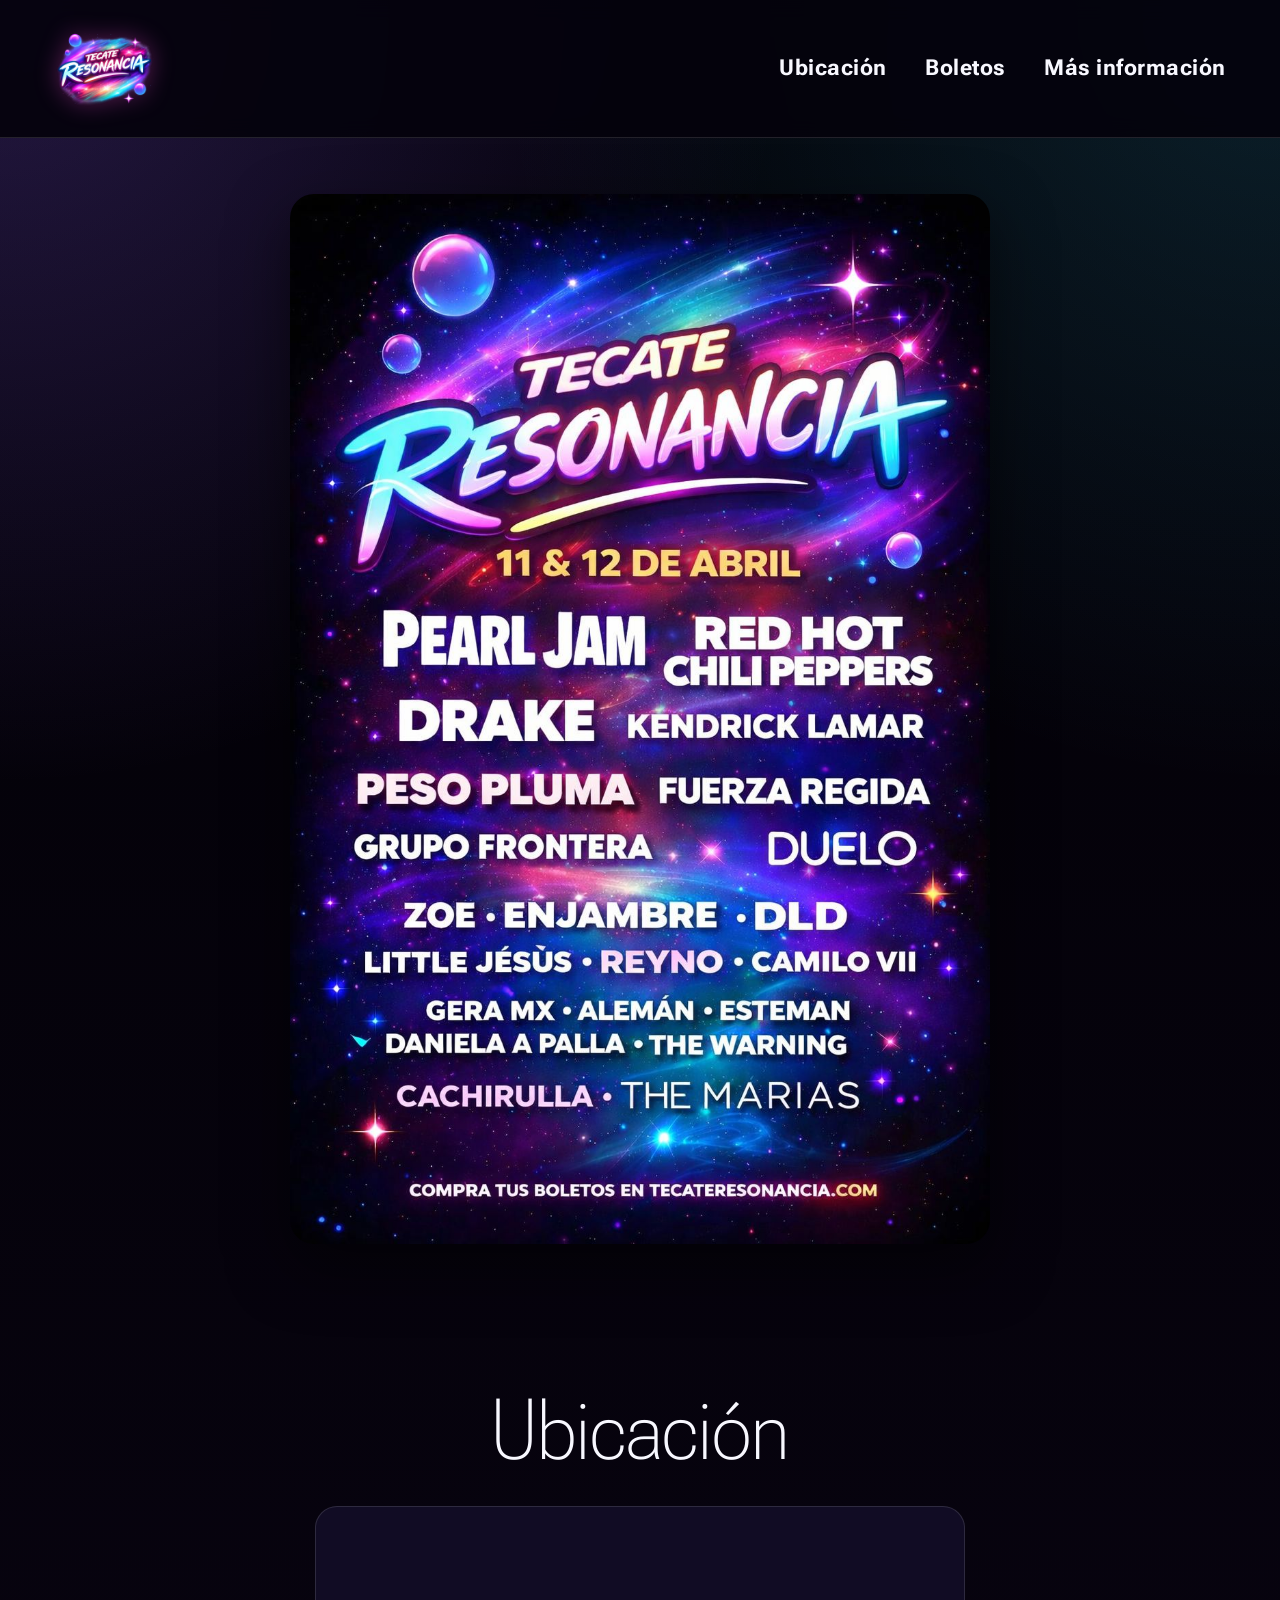
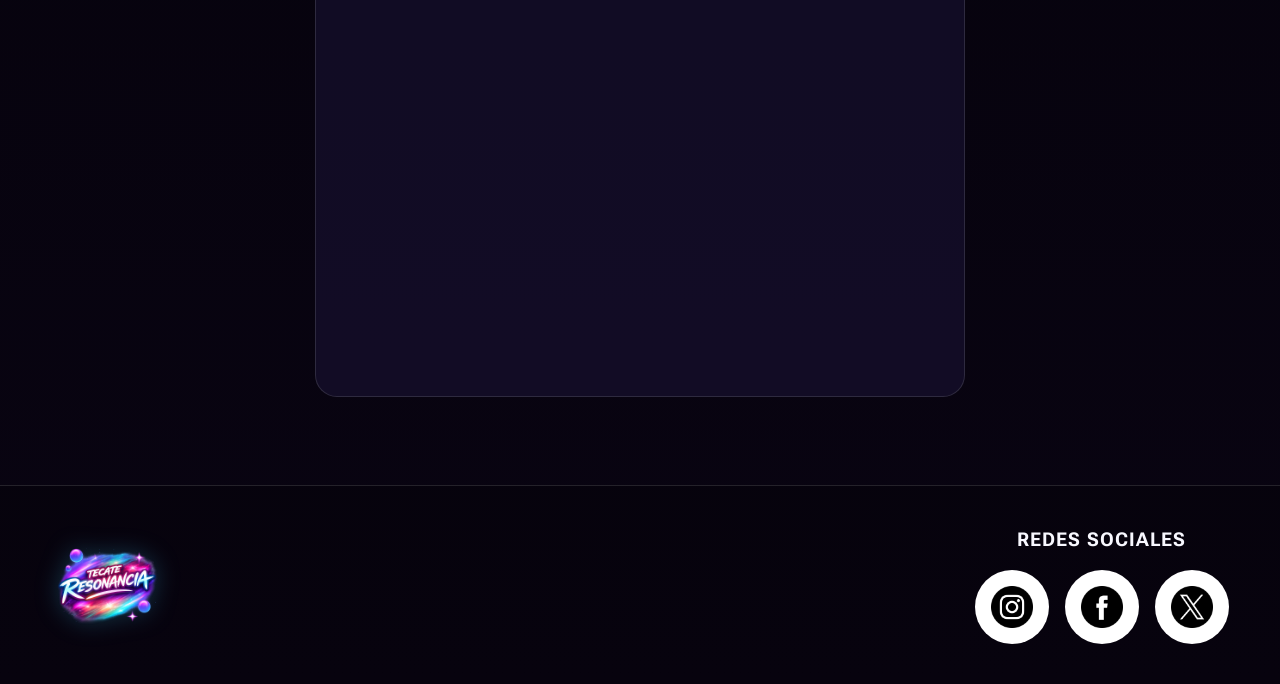
<file: index.html>
<!DOCTYPE html>
<head>
    <meta charset="UTF-8">
    <meta name="viewport" content="width=device-width, initial-scale=1.0">
    <title>Tecate Resonancia | Inicio</title>
    <link rel="stylesheet" href="css/styles.css">
    <link href="https://fonts.googleapis.com/css2?family=Roboto+Flex:opsz,wght,XOPQ,XTRA,YOPQ,YTDE,YTFI,YTLC,YTUC@8..144,100..1000,96,468,79,-203,738,514,712&family=Roboto+Mono:ital,wght@0,100..700;1,100..700&display=swap" rel="stylesheet">
    <link rel="icon" type="image/png" href="assets/img/logopng.png">
</head>
<body id="top">

    <header class="site-header">
        <div class="container header-container">
            <a href="index.html" class="logo-link">
                <img src="assets/img/logopng.png" alt="Logo Tecate Resonancia" class="logo">
            </a>

            <nav class="main-nav">
                <a href="#ubicacion">Ubicación</a>
                <a href="boletos.html">Boletos</a>
                <a href="info.html">Más información</a>
            </nav>
        </div>
    </header>

    <main>
        <section class="hero section">
            <div class="container hero-container">
                <img src="assets/img/flyer.jpeg" alt="Flyer del festival Tecate Resonancia" class="flyer-image">
            </div>
        </section>

        <section id="ubicacion" class="location section">
            <div class="container">
                <h1 class="section-title">Ubicación</h1>
                <div class="map-card">
                    <iframe src="https://www.google.com/maps/embed?pb=!1m14!1m8!1m3!1d6785.141097806056!2d-106.4619853!3d31.7549211!3m2!1i1024!2i768!4f13.1!3m3!1m2!1s0x86e7596c1a6ad06f%3A0xdfb3c77a7b4776d7!2sParque%20P%C3%BAblico%20Federal%20El%20Chamizal!5e0!3m2!1ses!2smx!4v1774466514520!5m2!1ses!2smx" 
                    width="600" height="450" style="border:0;" allowfullscreen="" loading="lazy" referrerpolicy="no-referrer-when-downgrade"></iframe>
                </div>
            </div>
        </section>
    </main>

    <footer class="site-footer">
        <div class="container footer-container">
            <a href="index.html" class="footer-logo-link">
                <img src="assets/img/logopng.png" alt="Logo Tecate Resonancia" class="footer-logo">
            </a>

            <div class="social-block">
                <h2>Redes sociales</h2>
                <div class="social-links">
                    <a href="#" aria-label="Instagram" id="instagram-link">
                        <img src="assets/icons/instagram.png" alt="Instagram">
                    </a>
                    <a href="#" aria-label="Facebook" id="facebook-link">
                        <img src="assets/icons/facebook.png" alt="Facebook">
                    </a>
                    <a href="#" aria-label="X" id="x-link">
                        <img src="assets/icons/x.png" alt="X">
                    </a>
                </div>
            </div>
        </div>
    </footer>

</body>
</html>
</file>
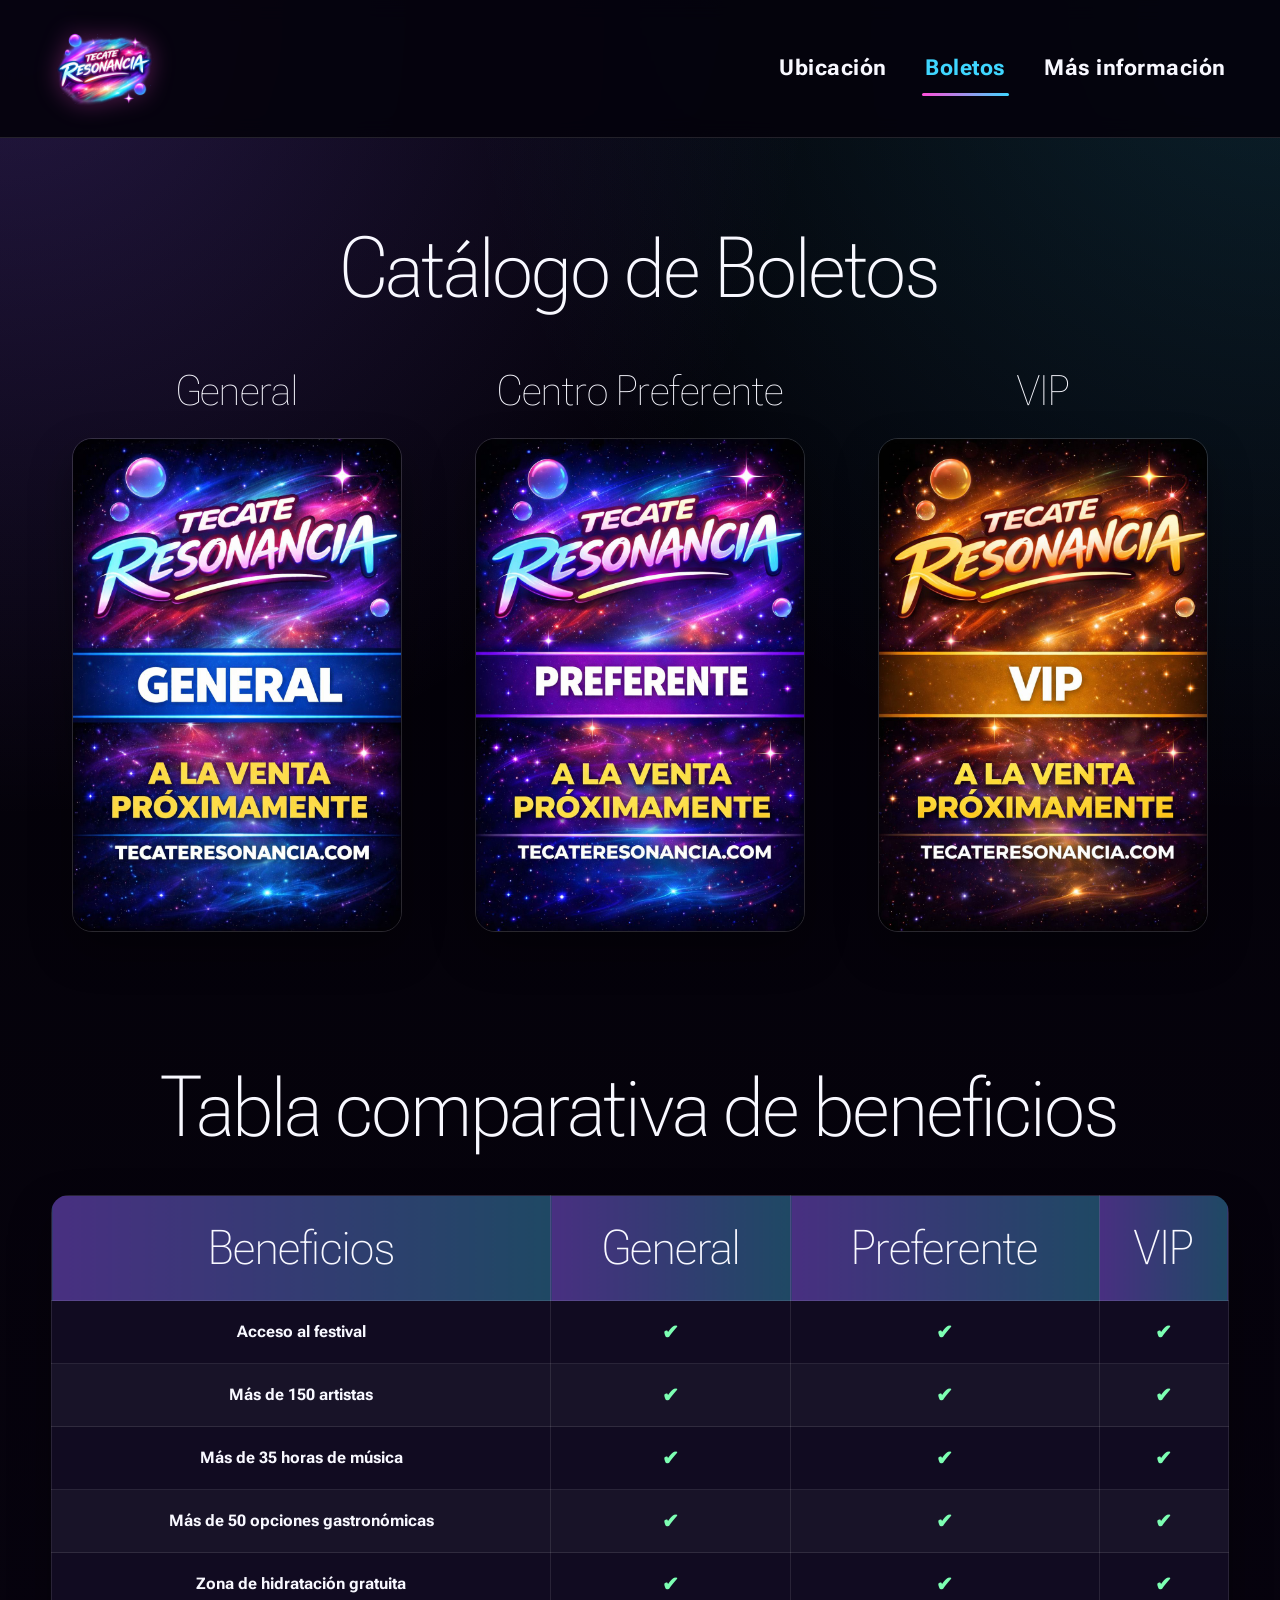
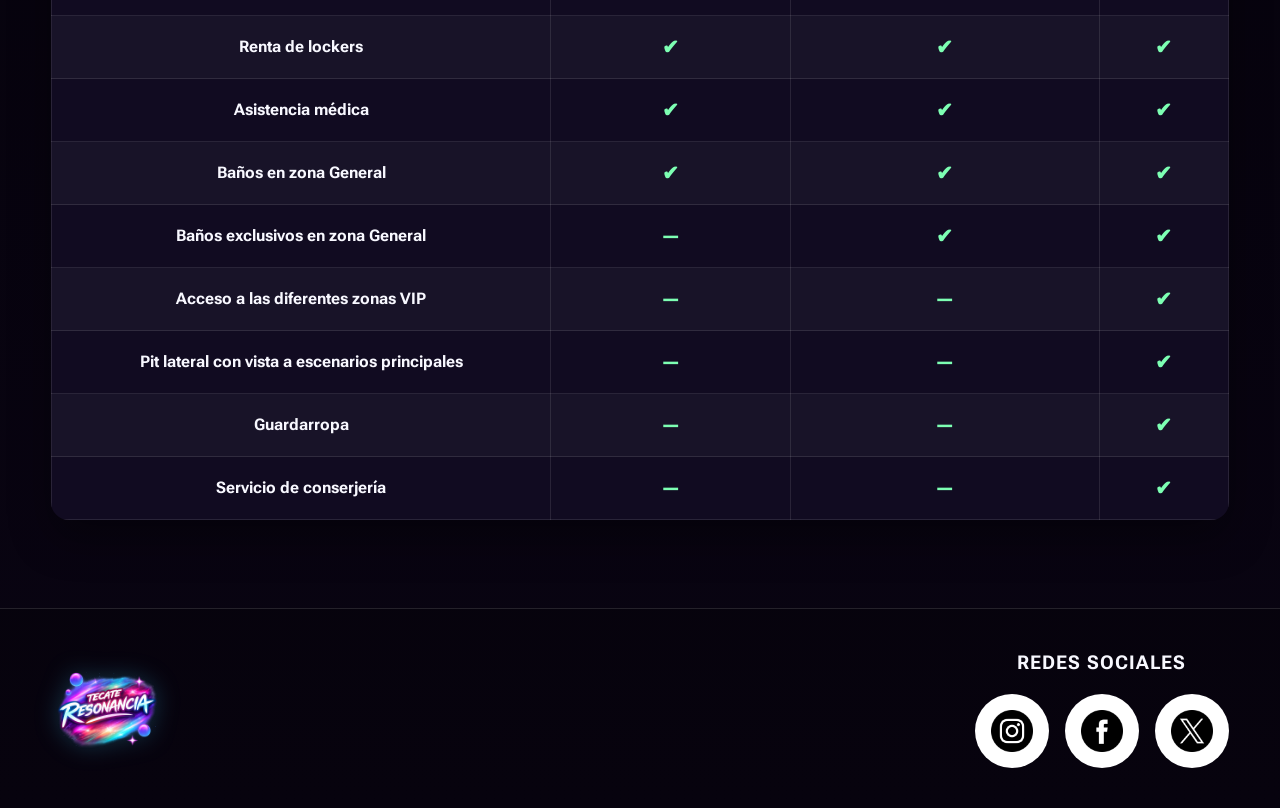
<file: boletos.html>
<!DOCTYPE html>
<head>
    <meta charset="UTF-8">
    <meta name="viewport" content="width=device-width, initial-scale=1.0">
    <title>Tecate Resonancia | Boletos</title>
    <link rel="stylesheet" href="css/styles.css">
    <link href="https://fonts.googleapis.com/css2?family=Roboto+Flex:opsz,wght,XOPQ,XTRA,YOPQ,YTDE,YTFI,YTLC,YTUC@8..144,100..1000,96,468,79,-203,738,514,712&family=Roboto+Mono:ital,wght@0,100..700;1,100..700&display=swap" rel="stylesheet">
    <link rel="icon" type="image/png" href="assets/img/logopng.png">
</head>
<body>

    <header class="site-header">
        <div class="container header-container">
            <a href="index.html" class="logo-link">
                <img src="assets/img/logopng.png" alt="Logo Tecate Resonancia" class="logo">
            </a>

            <nav class="main-nav">
                <a href="index.html#ubicacion">Ubicación</a>
                <a href="boletos.html" class="active-link">Boletos</a>
                <a href="info.html">Más información</a>
            </nav>
        </div>
    </header>

    <main>
        <section class="section tickets-section">
            <div class="container">
                <h1 class="section-title">Catálogo de Boletos</h1>

                <div class="tickets-gallery">
                    <article class="ticket-item">
                        <h2>General</h2>
                        <img src="assets/img/boleto-general.jpeg" alt="Boleto General" class="ticket-image">
                    </article>

                    <article class="ticket-item">
                        <h2>Centro Preferente</h2>
                        <img src="assets/img/boleto-preferente.jpeg" alt="Boleto Centro Preferente" class="ticket-image">
                    </article>

                    <article class="ticket-item">
                        <h2>VIP</h2>
                        <img src="assets/img/boleto-vip.jpeg" alt="Boleto VIP" class="ticket-image">
                    </article>
                </div>
            </div>
        </section>

        <section class="section benefits-section">
            <div class="container">
                <h2 class="section-subtitle">Tabla comparativa de beneficios</h2>

                <div class="table-wrapper">
                    <table class="benefits-table">
                        <thead>
                            <tr>
                                <th style="font-weight: 200;">Beneficios</th>
                                <th style="font-weight: 200;">General</th>
                                <th style="font-weight: 200;">Preferente</th>
                                <th style="font-weight: 200;">VIP</th>
                            </tr>
                        </thead>
                        <tbody>
                            <tr>
                                <td>Acceso al festival</td>
                                <td>✔</td>
                                <td>✔</td>
                                <td>✔</td>
                            </tr>
                            <tr>
                                <td>Más de 150 artistas</td>
                                <td>✔</td>
                                <td>✔</td>
                                <td>✔</td>
                            </tr>
                            <tr>
                                <td>Más de 35 horas de música</td>
                                <td>✔</td>
                                <td>✔</td>
                                <td>✔</td>
                            </tr>
                            <tr>
                                <td>Más de 50 opciones gastronómicas</td>
                                <td>✔</td>
                                <td>✔</td>
                                <td>✔</td>
                            </tr>
                            <tr>
                                <td>Zona de hidratación gratuita</td>
                                <td>✔</td>
                                <td>✔</td>
                                <td>✔</td>
                            </tr>
                            <tr>
                                <td>Renta de lockers</td>
                                <td>✔</td>
                                <td>✔</td>
                                <td>✔</td>
                            </tr>
                            <tr>
                                <td>Asistencia médica</td>
                                <td>✔</td>
                                <td>✔</td>
                                <td>✔</td>
                            </tr>
                            <tr>
                                <td>Baños en zona General</td>
                                <td>✔</td>
                                <td>✔</td>
                                <td>✔</td>
                            </tr>
                            <tr>
                                <td>Baños exclusivos en zona General</td>
                                <td>—</td>
                                <td>✔</td>
                                <td>✔</td>
                            </tr>
                            <tr>
                                <td>Acceso a las diferentes zonas VIP</td>
                                <td>—</td>
                                <td>—</td>
                                <td>✔</td>
                            </tr>
                            <tr>
                                <td>Pit lateral con vista a escenarios principales</td>
                                <td>—</td>
                                <td>—</td>
                                <td>✔</td>
                            </tr>
                            <tr>
                                <td>Guardarropa</td>
                                <td>—</td>
                                <td>—</td>
                                <td>✔</td>
                            </tr>
                            <tr>
                                <td>Servicio de conserjería</td>
                                <td>—</td>
                                <td>—</td>
                                <td>✔</td>
                            </tr>
                        </tbody>
                    </table>
                </div>
            </div>
        </section>
    </main>

    <footer class="site-footer">
        <div class="container footer-container">
            <a href="index.html" class="footer-logo-link">
                <img src="assets/img/logopng.png" alt="Logo Tecate Resonancia" class="footer-logo">
            </a>

            <div class="social-block">
                <h2>Redes sociales</h2>
                <div class="social-links">
                    <a href="#" aria-label="Instagram" id="instagram-link">
                        <img src="assets/icons/instagram.png" alt="Instagram">
                    </a>
                    <a href="#" aria-label="Facebook" id="facebook-link">
                        <img src="assets/icons/facebook.png" alt="Facebook">
                    </a>
                    <a href="#" aria-label="X" id="x-link">
                        <img src="assets/icons/x.png" alt="X">
                    </a>
                </div>
            </div>
        </div>
    </footer>

</body>
</html>
</file>
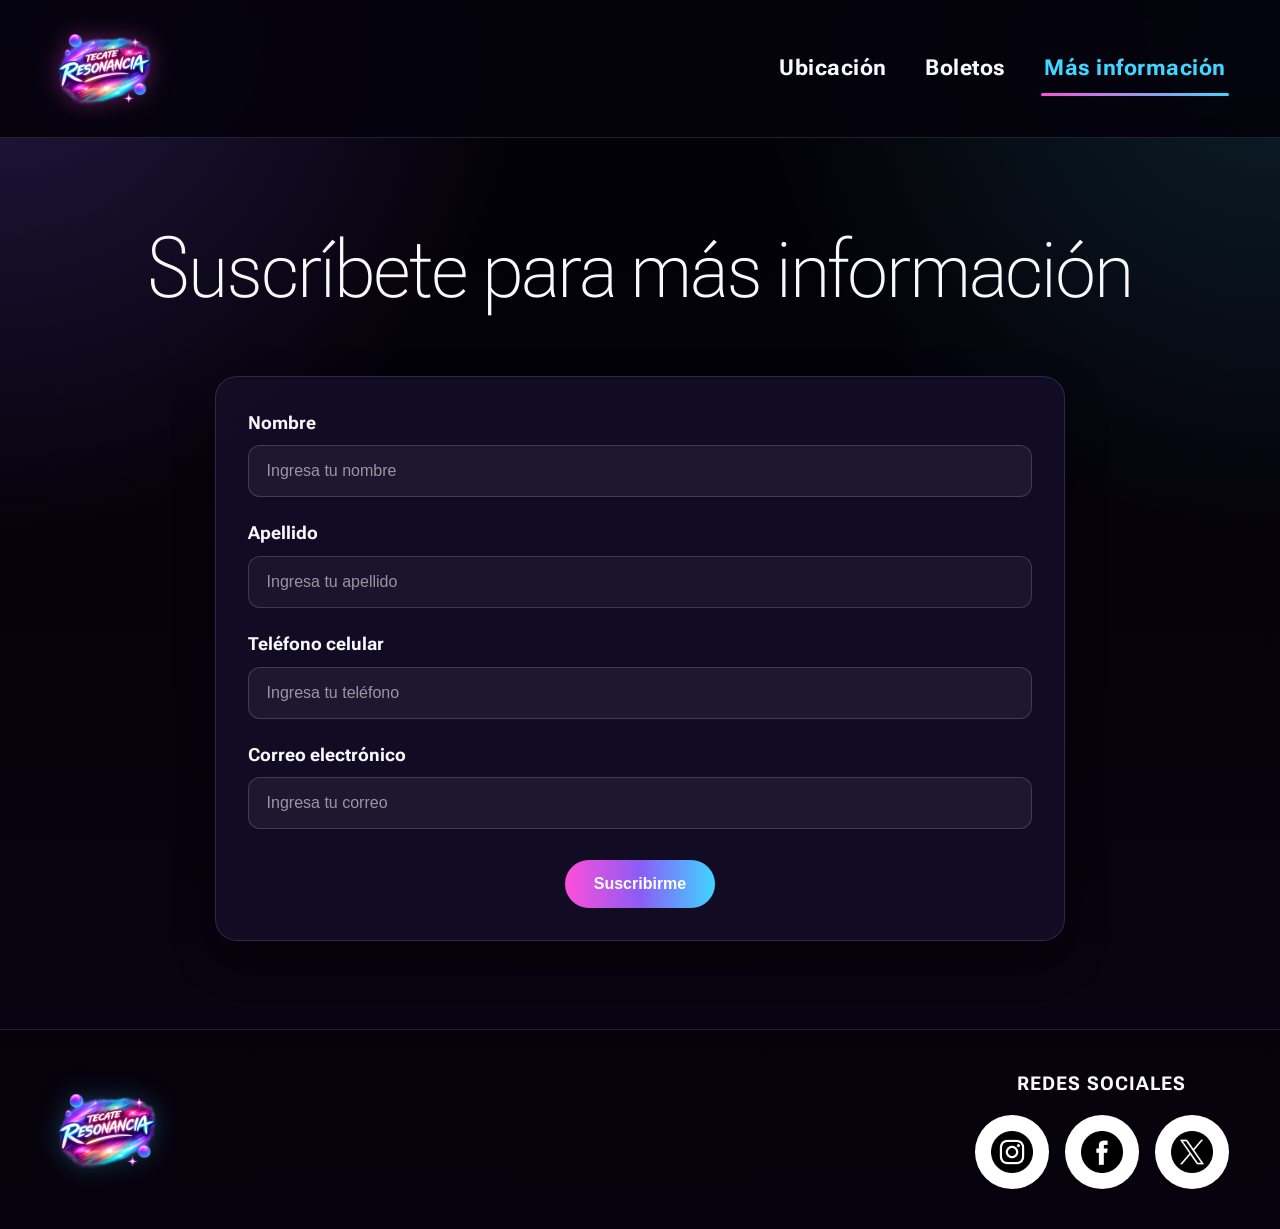
<file: info.html>
<!DOCTYPE html>
<head>
    <meta charset="UTF-8">
    <meta name="viewport" content="width=device-width, initial-scale=1.0">
    <title>Tecate Resonancia | Más información</title>
    <link rel="stylesheet" href="css/styles.css">
    <link href="https://fonts.googleapis.com/css2?family=Roboto+Flex:opsz,wght,XOPQ,XTRA,YOPQ,YTDE,YTFI,YTLC,YTUC@8..144,100..1000,96,468,79,-203,738,514,712&family=Roboto+Mono:ital,wght@0,100..700;1,100..700&display=swap" rel="stylesheet">
    <link rel="icon" type="image/png" href="assets/img/logopng.png">
</head>
<body>

    <header class="site-header">
        <div class="container header-container">
            <a href="index.html" class="logo-link">
                <img src="assets/img/logopng.png" alt="Logo Tecate Resonancia" class="logo">
            </a>

            <nav class="main-nav">
                <a href="index.html#ubicacion">Ubicación</a>
                <a href="boletos.html">Boletos</a>
                <a href="info.html" class="active-link">Más información</a>
            </nav>
        </div>
    </header>

    <main>
        <section class="section info-section">
            <div class="container">
                <h1 class="section-title" style="margin: 0 auto 2rem;">Suscríbete para más información</h1>

                <div class="form-card">
                    <form action="#" method="post" class="subscription-form">
                        <div class="form-group">
                            <label for="nombre">Nombre</label>
                            <input type="text" id="nombre" name="nombre" placeholder="Ingresa tu nombre" required>
                        </div>

                        <div class="form-group">
                            <label for="apellido">Apellido</label>
                            <input type="text" id="apellido" name="apellido" placeholder="Ingresa tu apellido" required>
                        </div>

                        <div class="form-group">
                            <label for="telefono">Teléfono celular</label>
                            <input type="tel" id="telefono" name="telefono" placeholder="Ingresa tu teléfono" required>
                        </div>

                        <div class="form-group">
                            <label for="correo">Correo electrónico</label>
                            <input type="email" id="correo" name="correo" placeholder="Ingresa tu correo" required>
                        </div>

                        <div class="form-actions">
                            <input type="submit" value="Suscribirme" class="submit-btn">
                        </div>
                    </form>
                </div>
            </div>
        </section>
    </main>

    <footer class="site-footer">
        <div class="container footer-container">
            <a href="index.html" class="footer-logo-link">
                <img src="assets/img/logopng.png" alt="Logo Tecate Resonancia" class="footer-logo">
            </a>

            <div class="social-block">
                <h2>Redes sociales</h2>
                <div class="social-links">
                    <a href="#" aria-label="Instagram" id="instagram-link">
                        <img src="assets/icons/instagram.png" alt="Instagram">
                    </a>
                    <a href="#" aria-label="Facebook" id="facebook-link">
                        <img src="assets/icons/facebook.png" alt="Facebook">
                    </a>
                    <a href="#" aria-label="X" id="x-link">
                        <img src="assets/icons/x.png" alt="X">
                    </a>
                </div>
            </div>
        </div>
    </footer>

</body>
</html>
</file>
<file: css/styles.css>
:root {
    --bg-main: #05030d;
    --bg-card: rgba(20, 14, 40, 0.88);
    --bg-soft: rgba(255, 255, 255, 0.06);
    --text-main: #f8f8ff;
    --text-soft: #d8d8f2;
    --accent-pink: #ff4fd8;
    --accent-blue: #3fd6ff;
    --accent-purple: #8b5cf6;
    --accent-gold: #ffd369;
    --border-soft: rgba(255, 255, 255, 0.12);
    --shadow-main: 0 18px 40px rgba(0, 0, 0, 0.35);
    --radius-main: 22px;
    --max-width: 1700px;
}

* {
    margin: 0;
    padding: 0;
    box-sizing: border-box;
}

html {
    scroll-behavior: smooth;
}

body {
    background:
        radial-gradient(circle at top left, rgba(139, 92, 246, 0.25), transparent 30%),
        radial-gradient(circle at top right, rgba(63, 214, 255, 0.15), transparent 30%),
        linear-gradient(180deg, #020106 0%, #090412 100%);
    color: var(--text-main);
    font-family: 'Roboto Flex', sans-serif;
    line-height: 1.5;
}

/* CONTENEDORES */
.container {
    width: min(92%, var(--max-width));
    margin: 0 auto;
}

.section {
    padding: 3.5rem 0;
}

/* HEADER */
.site-header {
    position: sticky;
    top: 0;
    z-index: 999;
    background: rgba(5, 3, 13, 0.92);
    backdrop-filter: blur(10px);
    border-bottom: 1px solid var(--border-soft);
}

.header-container {
    display: flex;
    justify-content: space-between;
    align-items: center;
    gap: 2rem;
    padding: 1rem 0;
}

.logo-link,
.footer-logo-link {
    display: inline-block;
}

.logo {
    width: 105px;
    height: 105px;
    object-fit: contain;
    display: block;
    filter: drop-shadow(0 0 12px rgba(255, 79, 216, 0.35));
    transition: transform 0.3s ease;
}

.logo:hover,
.footer-logo:hover {
    transform: scale(1.05);
}

/* NAV */
.main-nav {
    display: flex;
    align-items: center;
    gap: 2rem;
}

.main-nav a {
    position: relative;
    color: var(--text-main);
    text-decoration: none;
    font-size: 1.35rem;
    font-weight: bold;
    letter-spacing: 0.5px;
    padding: 0.35rem 0.2rem;
    transition: color 0.3s ease;
}

.main-nav a:hover,
.main-nav a:focus,
.main-nav a.active-link {
    color: var(--accent-blue);
}

.main-nav a::after {
    content: "";
    position: absolute;
    left: 0;
    bottom: -6px;
    width: 0;
    height: 3px;
    background: linear-gradient(90deg, var(--accent-pink), var(--accent-blue));
    border-radius: 999px;
    transition: width 0.3s ease;
}

.main-nav a:hover::after,
.main-nav a:focus::after,
.main-nav a.active-link::after {
    width: 100%;
}

/* TITULOS */
.section-title {
    display: block;
    text-align: center;
    font-size: 5.3rem;
    font-weight: 300;
    padding: 0.7rem 1.2rem;
}

.section-subtitle {
    margin-bottom: 1.5rem;
    font-size: 5.3rem;
    font-weight: 300;
    text-align: center;
}

/* INDEX */
.hero-container {
    display: flex;
    justify-content: center;
    align-items: center;
}

.flyer-image {
    display: block;
    width: 100%;
    max-width: 700px;
    border-radius: 24px;
    box-shadow: 0 22px 60px rgba(0, 0, 0, 0.5);
    transition: transform 0.35s ease, box-shadow 0.35s ease;
}

.flyer-image:hover {
    transform: translateY(-4px) scale(1.01);
    box-shadow: 0 28px 75px rgba(63, 214, 255, 0.18);
}

.location-text {
    margin-bottom: 1.5rem;
    font-size: 1.2rem;
    color: var(--text-soft);
}

.map-card {
    padding: 1rem;
    background: var(--bg-card);
    border: 1px solid var(--border-soft);
    border-radius: var(--radius-main);
    display: block;
    margin: 0 auto;        
    max-width: 650px;
}

.map-card iframe {
    width: 100%;
    border-radius: 16px;
}

.map-image {
    display: block;
    width: 100%;
    max-width: 520px;
    border-radius: 16px;
}

/* BOLETOS */
.tickets-gallery {
    display: flex;
    justify-content: space-between;
    align-items: flex-start;
    gap: 2rem;
    flex-wrap: wrap;
    margin-top: 1rem;
}

.ticket-item {
    flex: 1 1 280px;
    text-align: center;
}

.ticket-item h2 {
    margin-bottom: 1rem;
    font-size: 2.6rem;
    font-weight: 100;
    color: var(--text-main);
}

.ticket-image {
    display: block;
    width: 100%;
    max-width: 330px;
    margin: 0 auto;
    border-radius: 20px;
    border: 1px solid var(--border-soft);
    box-shadow: var(--shadow-main);
    transition: transform 0.35s ease, box-shadow 0.35s ease, filter 0.35s ease;
}

.ticket-image:hover {
    transform: translateY(-10px) scale(1.03);
    box-shadow: 0 24px 55px rgba(255, 79, 216, 0.22);
    filter: brightness(1.06);
}

.table-wrapper {
    overflow-x: auto;
    border-radius: 18px;
    box-shadow: var(--shadow-main);
}

.benefits-table {
    width: 100%;
    border-collapse: collapse;
    background: rgba(18, 12, 34, 0.95);
    border: 1px solid var(--border-soft);
}

.benefits-table th,
.benefits-table td {
    border: 1px solid rgba(255, 255, 255, 0.1);
    padding: 1rem;
    text-align: center;
}

.benefits-table th {
    background: linear-gradient(90deg, rgba(139, 92, 246, 0.45), rgba(63, 214, 255, 0.3));
    font-size: 3rem;
}

.benefits-table td:first-child,
.benefits-table th:first-child {
    text-align: center;
    font-weight: bold;
}

.benefits-table tbody tr:nth-child(even) {
    background: rgba(255, 255, 255, 0.03);
}

.benefits-table tbody tr:hover {
    background: rgba(255, 255, 255, 0.08);
}

/* INFO / FORM */
.info-section .container {
    display: flex;
    flex-direction: column;
    align-items: center;
}

.form-card {
    width: 100%;
    max-width: 850px;
    background: var(--bg-card);
    border: 1px solid var(--border-soft);
    border-radius: var(--radius-main);
    padding: 2rem;
    box-shadow: var(--shadow-main);
    margin: 0 auto;
}

.subscription-form {
    display: flex;
    flex-direction: column;
    gap: 1.4rem;
}

.form-group {
    display: flex;
    flex-direction: column;
    gap: 0.55rem;
}

.form-group label {
    font-size: 1.15rem;
    font-weight: bold;
    color: var(--text-main);
}

.form-group input {
    width: 100%;
    padding: 1rem 1.1rem;
    border: 1px solid rgba(255, 255, 255, 0.16);
    border-radius: 12px;
    background: rgba(255, 255, 255, 0.05);
    color: var(--text-main);
    font-size: 1rem;
    outline: none;
    transition: border-color 0.3s ease, box-shadow 0.3s ease, background 0.3s ease;
}

.form-group input::placeholder {
    color: rgba(255, 255, 255, 0.55);
}

.form-group input:focus {
    border-color: var(--accent-blue);
    box-shadow: 0 0 0 4px rgba(63, 214, 255, 0.15);
    background: rgba(255, 255, 255, 0.08);
}

.form-actions {
    display: flex;
    justify-content: center;
    margin-top: 0.5rem;
}

.submit-btn {
    display: inline-block;
    padding: 0.95rem 1.8rem;
    border: none;
    border-radius: 999px;
    background: linear-gradient(90deg, var(--accent-pink), var(--accent-purple), var(--accent-blue));
    color: white;
    font-size: 1rem;
    font-weight: bold;
    cursor: pointer;
    transition: transform 0.3s ease, box-shadow 0.3s ease, opacity 0.3s ease;
}

.submit-btn:hover {
    transform: translateY(-3px);
    box-shadow: 0 12px 30px rgba(255, 79, 216, 0.3);
}

.submit-btn:active {
    transform: scale(0.98);
}

/* FOOTER */
.site-footer {
    margin-top: 2rem;
    padding: 2.5rem 0;
    border-top: 1px solid var(--border-soft);
    background: rgba(0, 0, 0, 0.22);
}

.footer-container {
    display: flex;
    justify-content: space-between;
    align-items: center;
    gap: 2rem;
    flex-wrap: wrap;
}

.footer-logo {
    width: 110px;
    height: 110px;
    object-fit: contain;
    display: block;
    filter: drop-shadow(0 0 12px rgba(63, 214, 255, 0.25));
    transition: transform 0.3s ease;
}

.social-block h2 {
    margin-bottom: 1rem;
    text-transform: uppercase;
    letter-spacing: 1px;
    font-size: 1.2rem;
    text-align: center;
}

.social-links {
    display: flex;
    justify-content: center;
    gap: 1rem;
}

.social-links a {
    display: inline-flex;
    align-items: center;
    justify-content: center;
    width: 74px;
    height: 74px;
    border-radius: 50%;
    background: var(--bg-soft);
    border: 1px solid var(--border-soft);
    transition: transform 0.3s ease, background-color 0.3s ease;
}

.social-links a:hover {
    transform: translateY(-4px);
    background: rgba(255, 255, 255, 0.12);
}

.social-links img {
    width: 42px;
    height: 42px;
    object-fit: contain;
    display: block;
}

.social-links a {
    transition: all 0.4s ease;
}

.social-links a:hover {
    box-shadow: 
        0 0 10px #3fd6ff,
        0 0 20px #3fd6ff,
        0 0 30px #3fd6ff;
}

/* REFERENCIAS AVANZADAS / SELECTORES */
.main-nav a:first-child {
    margin-left: 0;
}

.social-links a:last-child {
    margin-right: 0;
}

.ticket-item h2 + img {
    border: 1px solid rgba(255, 255, 255, 0.15);
}

.subscription-form .form-group:nth-child(2) input {
    background: rgba(255, 255, 255, 0.04);
}

.benefits-table tbody tr td:not(:first-child) {
    font-size: 1.25rem;
    font-weight: bold;
    color: #7dffb3;
}

.site-footer .social-block > h2 {
    color: var(--text-main);
}

.logo-link img,
.footer-logo-link img {
    display: block;
}

/* RESPONSIVE */
@media (max-width: 900px) {
    .header-container,
    .footer-container {
        flex-direction: column;
        justify-content: center;
        text-align: center;
    }

    .main-nav {
        flex-wrap: wrap;
        justify-content: center;
    }

    .main-nav a {
        font-size: 1.1rem;
    }

    .section-title {
        font-size: 1.8rem;
    }

    .form-card {
        padding: 1.5rem;
    }
}

@media (max-width: 600px) {
    .logo,
    .footer-logo {
        width: 82px;
        height: 82px;
    }
    
    .main-nav {
        gap: 1rem;
    }

    .main-nav a {
        font-size: 1rem;
    }

    .section {
        padding: 2.5rem 0;
    }

    .section-title {
        font-size: 1.5rem;
        width: 100%;
        text-align: center;
    }

    .location-text {
        font-size: 1rem;
    }

    .social-links a {
        width: 62px;
        height: 62px;
    }

    .social-links img {
        width: 34px;
        height: 34px;
    }

    .benefits-table th,
    .benefits-table td {
        padding: 0.75rem;
        font-size: 0.95rem;
    }
}

#x-link, #facebook-link, #instagram-link {
    background-color: white;
}
</file>
